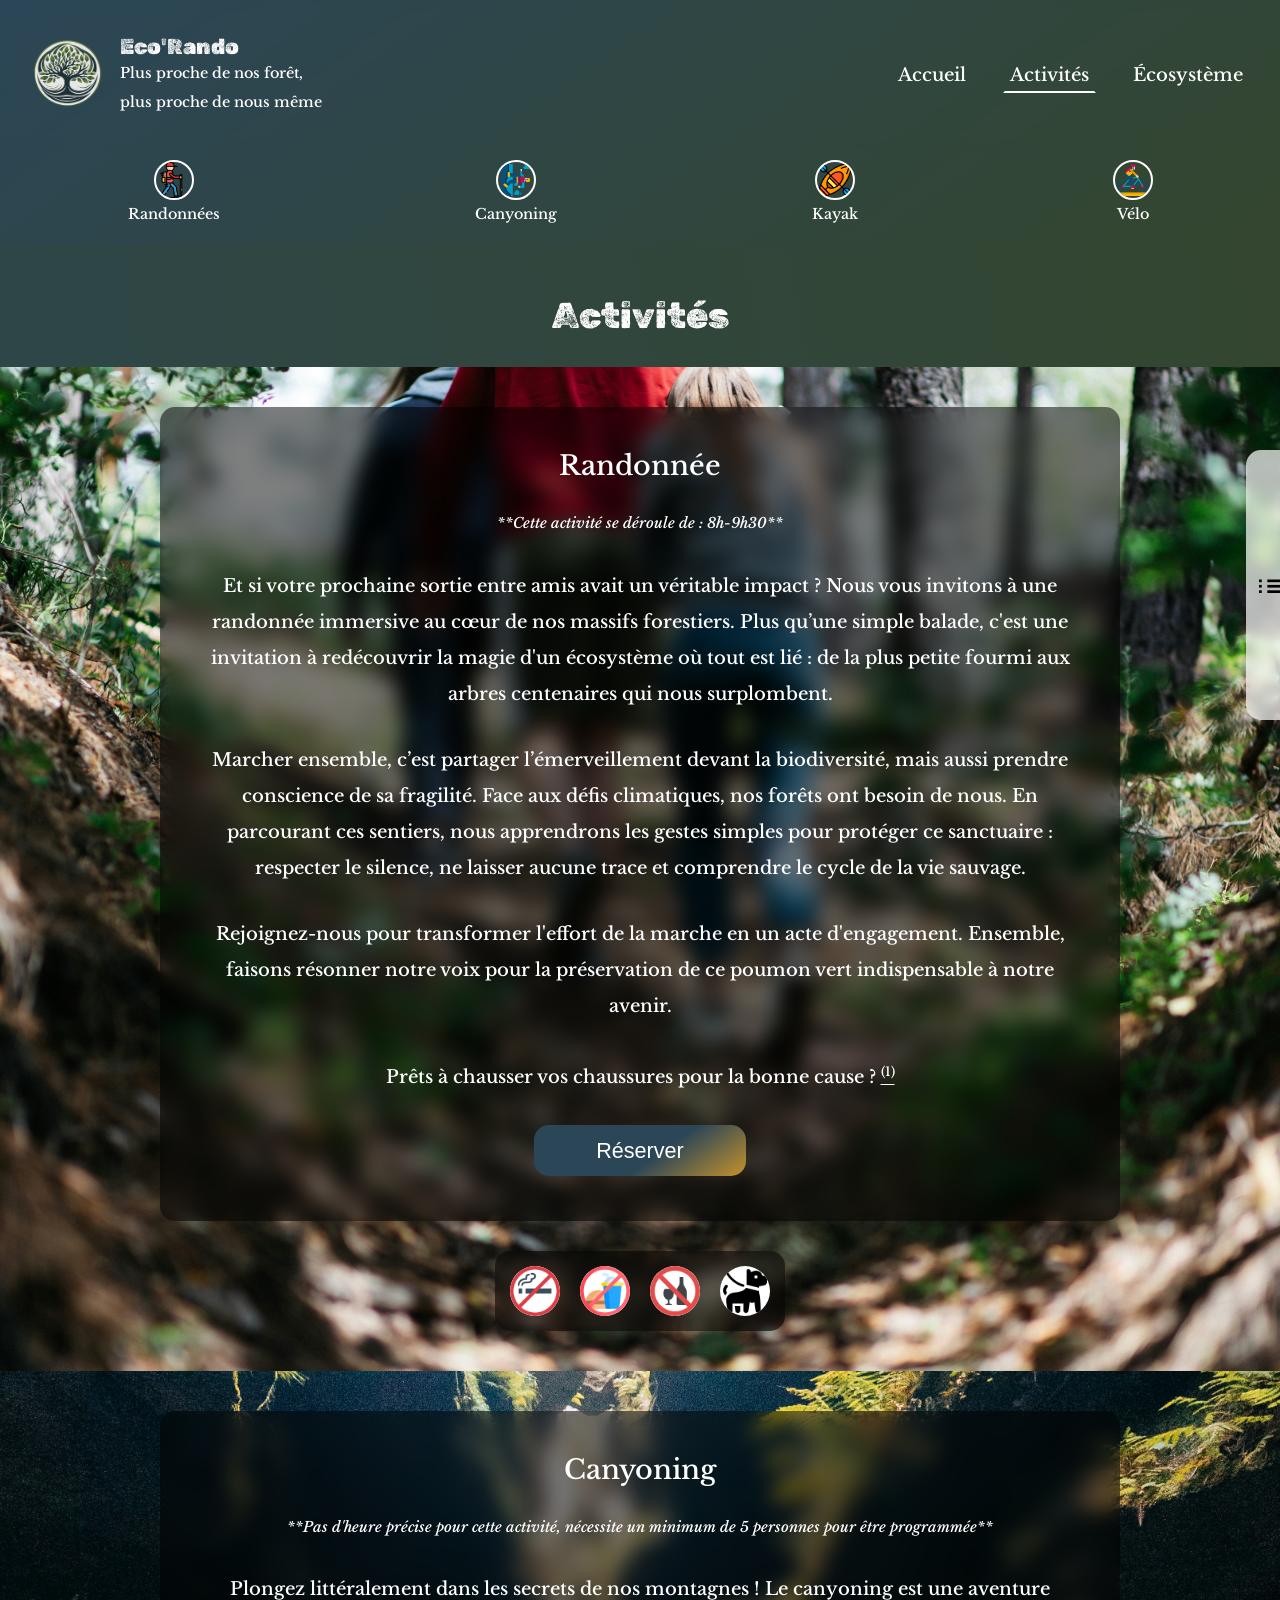
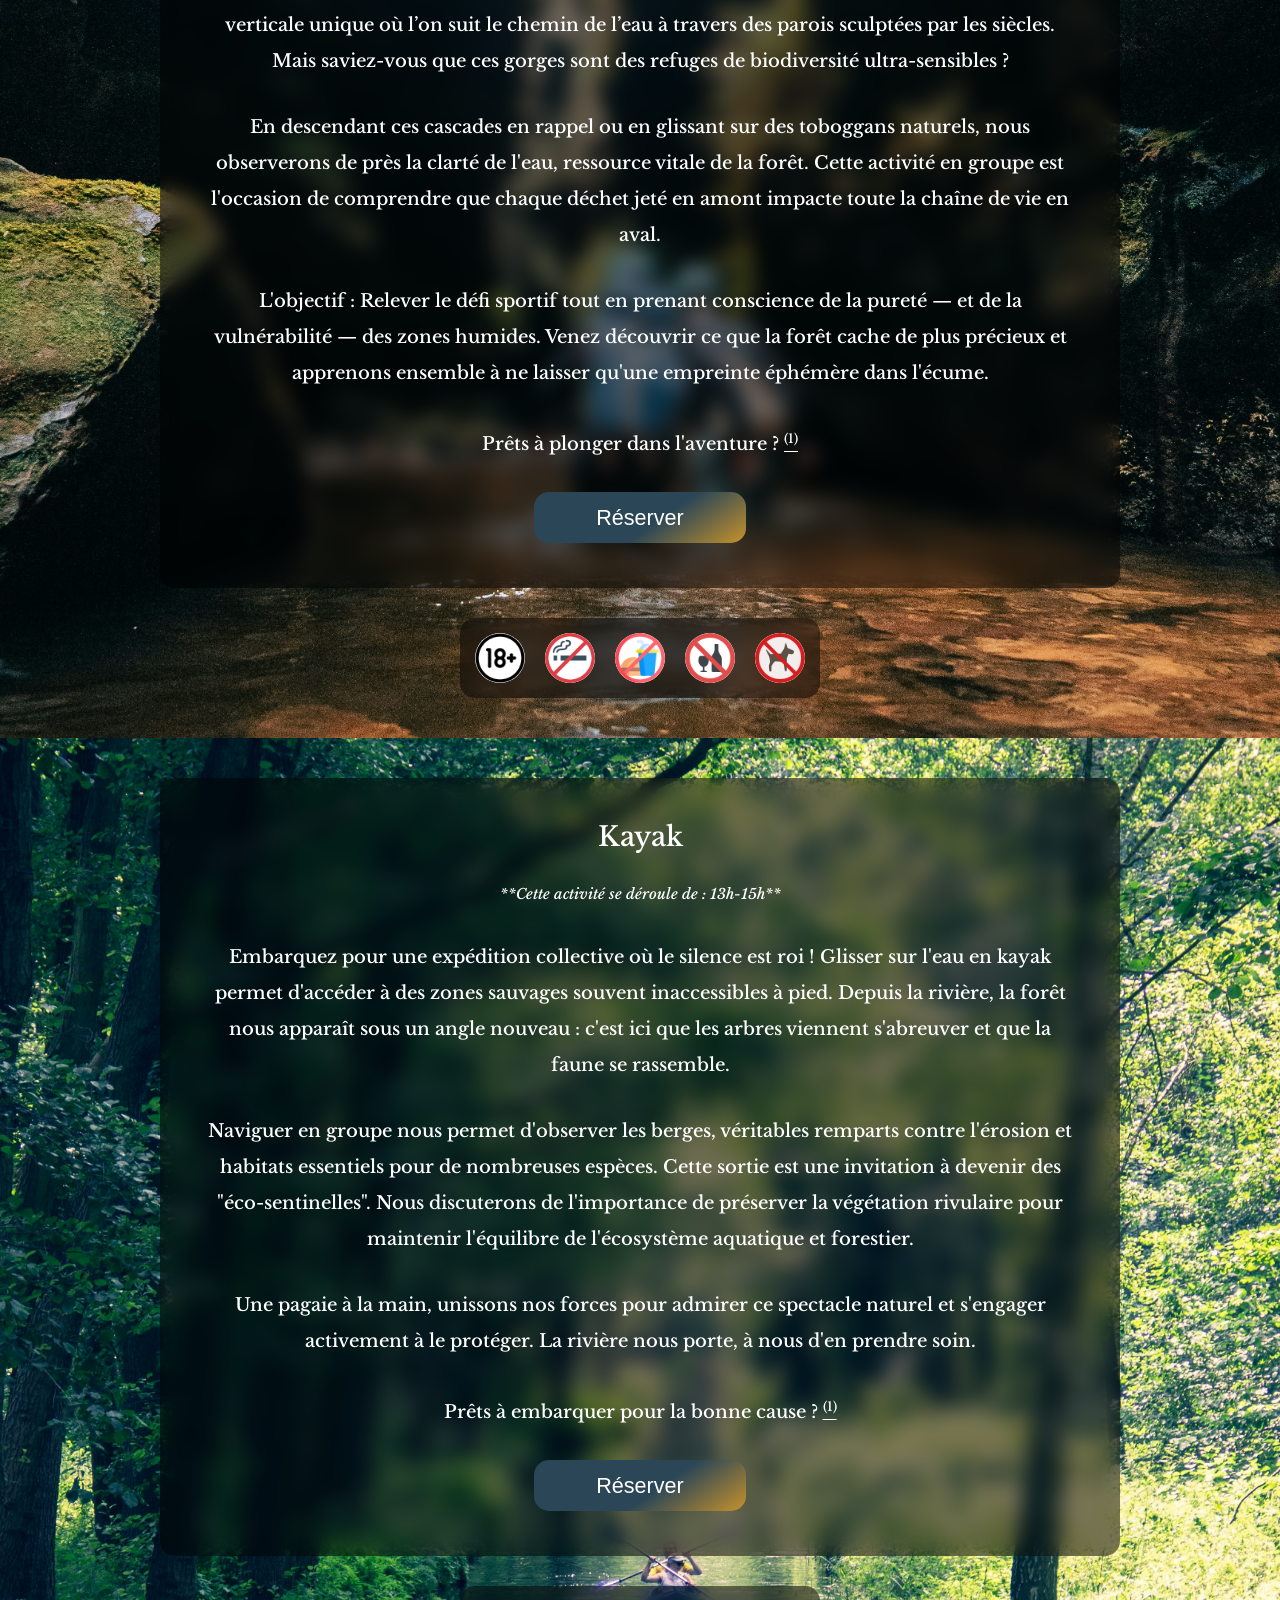
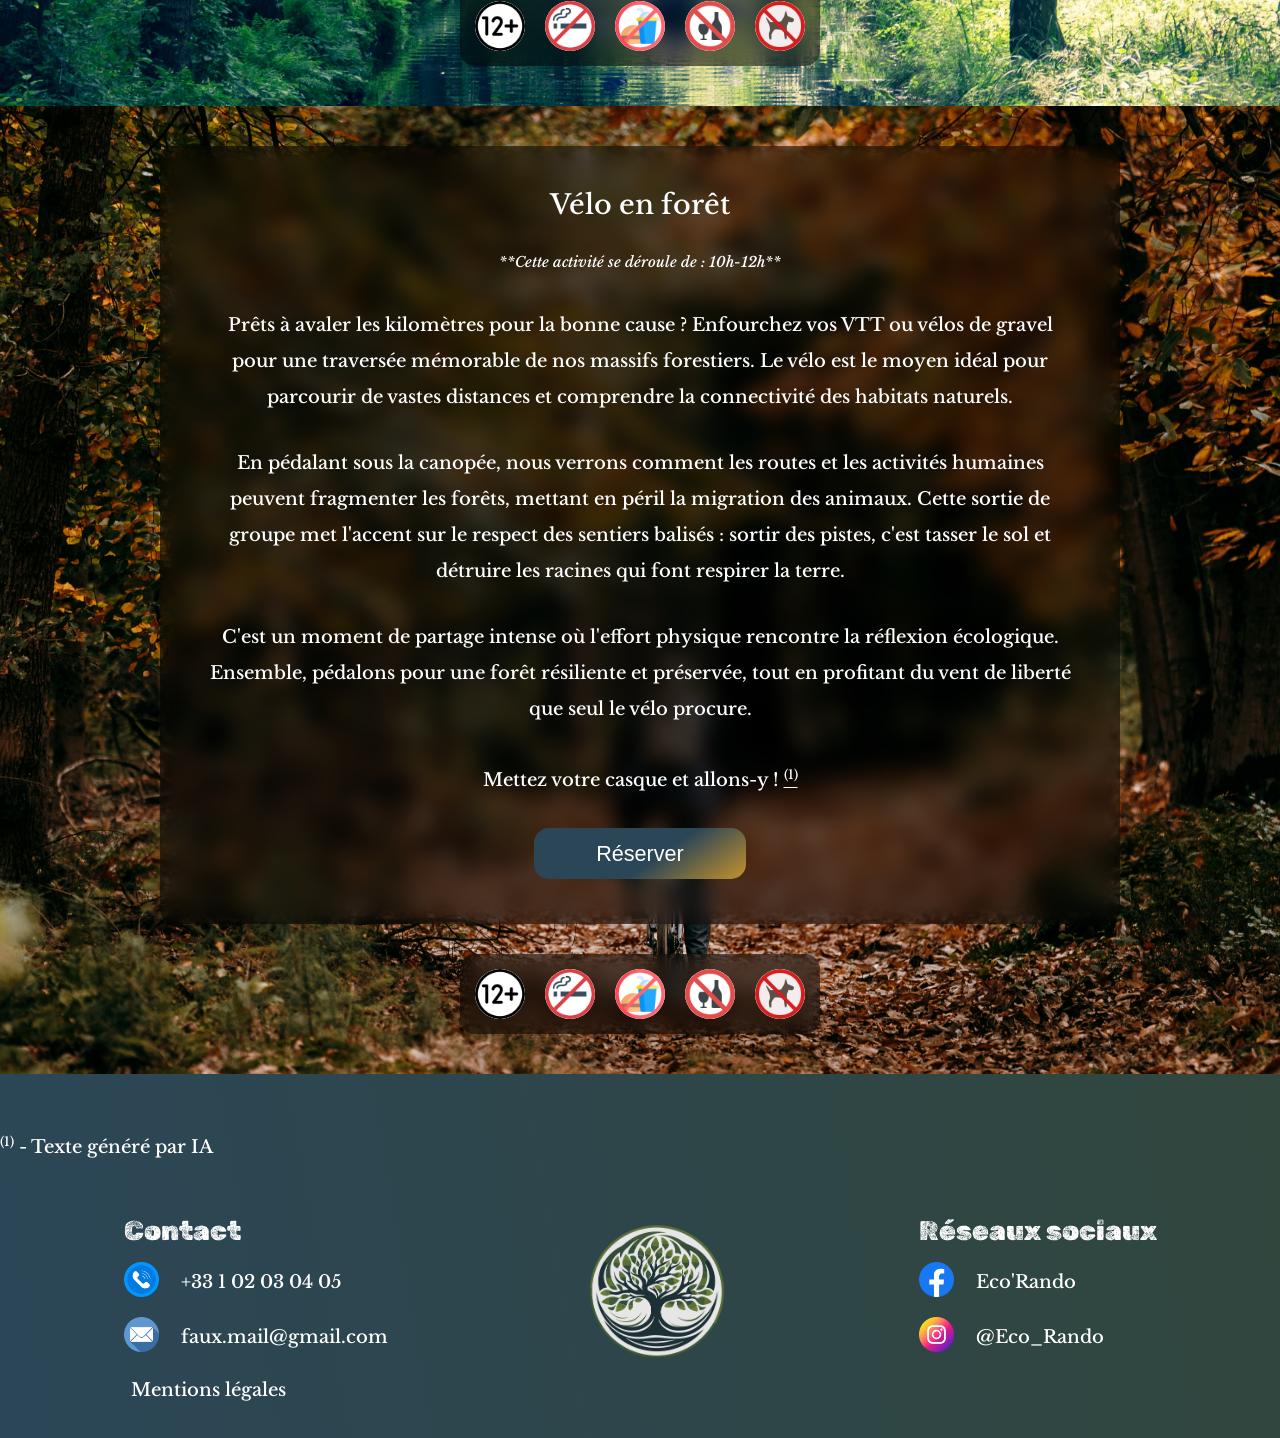
<file: pages/activite.html>
<!DOCTYPE html>
<html lang="fr">
<head>
    <meta charset="UTF-8">
    <meta name="viewport" content="width=device-width, initial-scale=1.0">
    <meta name="author" content="Jeremy D. - Ymeh-Git">
    <meta name="description" content="Page des activités programmées en groupe(randonnées, balades, cyclisme, canyoning, parapentes, ...)">
    <link rel="stylesheet" href="../css/style.css">
    <link rel="stylesheet" href="../css/activite/activite.css">
    <link rel="stylesheet" href="../css/activite/activite-mobile.css">
    <link rel="shortcut icon" href="../img/logo/mickeylit-ai-generated-pixabay.png" type="image/x-icon">
    <title>Eco'Rando - Acitivités</title>
</head>
<body>
    <!-- HEADER -->
    <header id="top">
        <div class="header-name-logo">
            <a href="../index.html">
            <img 
            src="../img/logo/mickeylit-ai-generated-pixabay.png" 
            alt="Logo Eco'Rando arbre générée par IA - Logo de Mickeylit - Pixabay.com" 
            class="logo header-logo">
            </a>
            <div class="name-intro">
                <h1>Eco'Rando</h1>
                <p>Plus proche de nos forêt, <br>plus proche de nous même</p>
            </div>
        </div>
        <label for="burger-menu-input" class="burger-label">☰</label>
        <input type="checkbox" id="burger-menu-input" />
        <nav class="header-nav">
            <div class="burger-menu-items">
                <a href="../index.html" class="btn-text-white">Accueil</a>
                <a href="./activite.html" class="btn-text-white active">Activités</a>
                <a href="./ecosysteme.html" class="btn-text-white">Écosystème</a>
            </div>
        </nav>
    </header>
    <!-- MAIN CONTENT -->
    <main class="pb-30">
        <!-- METTRE UNE NAV ASIDE -->
        <nav class="aside-nav">
            <div class="aside-nav-text">
                ⫶☰
            </div>
            <div class="aside-nav-btn">
                <a href="#top">🔝</a>
                <a href="#rando"><img src="../img/logo/marche-freepik-flaticon.png" alt="Bonhomme qui marche - Logo de Freepik - Flaticon.com"></a>
                <a href="#canyoning"><img src="../img/logo/canyoning-paul-j-falticon.png" alt="Bonhomme remontant une rivière - Logo de Paul J. - Flaticon.com"></a>
                <a href="#kayak"><img src="../img/logo/kayak-smashicon-flaticon.png" alt="Kayak vu du dessus - Logo de Smashicon - Flaticon.com"></a>
                <a href="#cycling"><img src="../img/logo/velo-de-montagne-flat-icons-flaticon.png" alt="Bonhomme sur un vélo - Logo de Flat Icons - Flaticon.com"></a>
            </div>
        </nav>
        <!-- NAV -->
        <nav class="section-nav">
            <div class="section-nav-btn-text to-top">
                <a href="#top">🔝</a>
            </div>
            <div class="section-nav-btn-text">
                <a href="#rando"><img src="../img/logo/marche-freepik-flaticon.png" alt="Bonhomme qui marche - Logo de Freepik - Flaticon.com"></a>
                <p>Randonnées</p>
            </div>
            <div class="section-nav-btn-text">
                <a href="#canyoning"><img src="../img/logo/canyoning-paul-j-falticon.png" alt="Bonhomme remontant une rivière - Logo de Paul J. - Flaticon.com"></a>
                <p>Canyoning</p>
            </div>
            <div class="section-nav-btn-text">
                <a href="#kayak"><img src="../img/logo/kayak-smashicon-flaticon.png" alt="Kayak vu du dessus - Logo de Smashicon - Flaticon.com"></a>
                <p>Kayak</p>
            </div>
            <div class="section-nav-btn-text">
                <a href="#cycling"><img src="../img/logo/velo-de-montagne-flat-icons-flaticon.png" alt="Bonhomme sur un vélo - Logo de Flat Icons - Flaticon.com"></a>
                <p>Vélo</p>
            </div>
        </nav>
        <h2 class="section-title">Activités</h2>
        <section class="section-activite" id="rando">
            <img src="../img/randonnee-yevhenii-dubrovskyi--unsplash.jpg" alt="Trois personnes sur un chemin pentu en randonnée dans une forêt - Image de Yevhenii Dubrovskyi - Unsplash.com" class="section-activite-logo">
            <div class="text-lien">
                <h3>Randonnée</h3>
                <p class="horaire">**Cette activité se déroule de : 8h-9h30**</p>
                <p class="desktop">
                    Et si votre prochaine sortie entre amis avait un véritable impact ? Nous vous invitons à une randonnée immersive au cœur de nos massifs forestiers. Plus qu’une simple balade, c'est une invitation à redécouvrir la magie d'un écosystème où tout est lié : de la plus petite fourmi aux arbres centenaires qui nous surplombent.
                </p>
                <p>
                    Marcher ensemble, c’est partager l’émerveillement devant la biodiversité, mais aussi prendre conscience de sa fragilité. Face aux défis climatiques, nos forêts ont besoin de nous. En parcourant ces sentiers, nous apprendrons les gestes simples pour protéger ce sanctuaire : respecter le silence, ne laisser aucune trace et comprendre le cycle de la vie sauvage.
                </p>
                <p class="desktop">
                    Rejoignez-nous pour transformer l'effort de la marche en un acte d'engagement. Ensemble, faisons résonner notre voix pour la préservation de ce poumon vert indispensable à notre avenir.
                </p>
                <p>
                    Prêts à chausser vos chaussures pour la bonne cause ? <a href="#exposant-1" class="underline"><sup>(1)</sup></a> 
                </p>
                <div class="lien">
                    <!-- A modal as a reminder about restriction -->
                    <a href="#modal-info-rando" class="btn">Réserver</a>
                </div>
            </div>
            <div class="prevention">
                <img src="../img/logo/prevention/ne-pas-fumer-smalllikeart-flaticon.png" alt="Interdit de fumer - Logo de Smalllikeart - Flaticon.com">
                <img src="../img/logo/prevention/pas-de-nourriture-freepik-flaticon.png" alt="Pas de nourriture - Logo de Freepik - Flaticon.com">
                <img src="../img/logo/prevention/pas-dalcool-vector-market-flaticon.png" alt="Pas d'alcool - Logo de Vector Market - Flaticon.com">
                <img src="../img/logo/prevention/chien-en-laisse-ayub-irawan-flaticon.png" alt="Animal en laisse - Logo de Ayub Irawan - Flaticon.com">
            </div>
        </section>
        <section class="section-activite" id="canyoning">
            <img src="../img/canyoning-josh-fotheringham-GwRlyykKg-M-unsplash.jpg" alt="Deux personnes marchant dans une rivière en équipement de canyoning - Image de Josh Fotheringham - Unsplash.com" class="section-activite-logo">
            <div class="text-lien">
                <h3>Canyoning</h3>
                <p class="horaire">**Pas d'heure précise pour cette activité, nécessite un minimum de 5 personnes pour être programmée**</p>
                <p class="desktop">
                    Plongez littéralement dans les secrets de nos montagnes ! Le canyoning est une aventure verticale unique où l’on suit le chemin de l’eau à travers des parois sculptées par les siècles. Mais saviez-vous que ces gorges sont des refuges de biodiversité ultra-sensibles ?
                </p>
                <p>
                    En descendant ces cascades en rappel ou en glissant sur des toboggans naturels, nous observerons de près la clarté de l'eau, ressource vitale de la forêt. Cette activité en groupe est l'occasion de comprendre que chaque déchet jeté en amont impacte toute la chaîne de vie en aval.
                </p>
                <p class="desktop">
                    L'objectif : Relever le défi sportif tout en prenant conscience de la pureté — et de la vulnérabilité — des zones humides. Venez découvrir ce que la forêt cache de plus précieux et apprenons ensemble à ne laisser qu'une empreinte éphémère dans l'écume.
                </p>
                <p>
                    Prêts à plonger dans l'aventure ? <a href="#exposant-1" class="underline"><sup>(1)</sup></a> 
                </p>
                <div class="lien">
                    <!-- A modal as a reminder about restriction -->
                    <a href="#modal-info-canyoning" class="btn">Réserver</a>
                </div>
            </div>
            <div class="prevention">
                <img src="../img/logo/prevention/18-ans-et-plus-altop7-flaticon.png" alt="Interdit aux moins de 18 ans">
                <img src="../img/logo/prevention/ne-pas-fumer-smalllikeart-flaticon.png" alt="Interdit de fumer - Logo de Smalllikeart - Flaticon.com">
                <img src="../img/logo/prevention/pas-de-nourriture-freepik-flaticon.png" alt="Pas de nourriture - Logo de Freepik - Flaticon.com">
                <img src="../img/logo/prevention/pas-dalcool-vector-market-flaticon.png" alt="Pas d'alcool - Logo de Vector Market - Flaticon.com">
                <img src="../img/logo/prevention/pas-danimaux-de-compagnie-roundicons-flaticon.png" alt="Interdit aux animaux de compagnie - Logo de Roundicons - Flaticon.com">
            </div>
        </section>
        <section class="section-activite" id="kayak">
            <img src="../img/kayak-philippe-oursel-Oer7jCMqZtk-unsplash.jpg" alt="Deux personnes faisant du kayak sur une rivière au centre d'une forêt - Image de Philippe Oursel - Unsplash.com" class="section-activite-logo">
            <div class="text-lien">
                <h3>Kayak</h3>
                <p class="horaire">**Cette activité se déroule de : 13h-15h**</p>
                <p class="desktop">
                    Embarquez pour une expédition collective où le silence est roi ! Glisser sur l'eau en kayak permet d'accéder à des zones sauvages souvent inaccessibles à pied. Depuis la rivière, la forêt nous apparaît sous un angle nouveau : c'est ici que les arbres viennent s'abreuver et que la faune se rassemble.
                </p>
                <p>
                    Naviguer en groupe nous permet d'observer les berges, véritables remparts contre l'érosion et habitats essentiels pour de nombreuses espèces. Cette sortie est une invitation à devenir des "éco-sentinelles". Nous discuterons de l'importance de préserver la végétation rivulaire pour maintenir l'équilibre de l'écosystème aquatique et forestier.
                </p>
                <p class="desktop">
                    Une pagaie à la main, unissons nos forces pour admirer ce spectacle naturel et s'engager activement à le protéger. La rivière nous porte, à nous d'en prendre soin.
                </p>
                <p>
                    Prêts à embarquer pour la bonne cause ? <a href="#exposant-1" class="underline"><sup>(1)</sup></a>
                </p>
                <div class="lien">
                    <!-- A modal as a reminder about restriction -->
                    <a href="#modal-info-kayak" class="btn">Réserver</a>
                </div>
            </div>
            <div class="prevention">
                <img src="../img/logo/prevention/12-freepik-flaticon.png" alt="Interdit aux moins de 12 ans - Logo de Freepik - Flaticon.com">
                <img src="../img/logo/prevention/ne-pas-fumer-smalllikeart-flaticon.png" alt="Interdit de fumer - Logo de Smalllikeart - Flaticon.com">
                <img src="../img/logo/prevention/pas-de-nourriture-freepik-flaticon.png" alt="Pas de nourriture - Logo de Freepik - Flaticon.com">
                <img src="../img/logo/prevention/pas-dalcool-vector-market-flaticon.png" alt="Pas d'alcool - Logo de Vector Market - Flaticon.com">
                <img src="../img/logo/prevention/pas-danimaux-de-compagnie-roundicons-flaticon.png" alt="Interdit aux animaux de compagnie - Logo de Roundicons - Flaticon.com">
            </div>
        </section>
        <section class="section-activite" id="cycling">
            <img src="../img/velo-jorgen-hendriksen-xu2pJBFTW-M-unsplash.jpg" alt="Une personne faisant du vélo au sein d'une forêt d'automne - Image de Jorgen Hendriksen - Unsplash.com" class="section-activite-logo">
            <div class="text-lien">
                <h3>Vélo en forêt</h3>
                <p class="horaire">**Cette activité se déroule de : 10h-12h**</p>
                <p>
                    Prêts à avaler les kilomètres pour la bonne cause ? Enfourchez vos VTT ou vélos de gravel pour une traversée mémorable de nos massifs forestiers. Le vélo est le moyen idéal pour parcourir de vastes distances et comprendre la connectivité des habitats naturels.
                </p>
                <p class="desktop">
                    En pédalant sous la canopée, nous verrons comment les routes et les activités humaines peuvent fragmenter les forêts, mettant en péril la migration des animaux. Cette sortie de groupe met l'accent sur le respect des sentiers balisés : sortir des pistes, c'est tasser le sol et détruire les racines qui font respirer la terre.
                </p>
                <p class="desktop">
                    C'est un moment de partage intense où l'effort physique rencontre la réflexion écologique. Ensemble, pédalons pour une forêt résiliente et préservée, tout en profitant du vent de liberté que seul le vélo procure.
                </p>
                <p>
                    Mettez votre casque et allons-y ! <a href="#exposant-1" class="underline"><sup>(1)</sup></a>
                </p>
                <div class="lien">
                    <!-- A modal as a reminder about restriction -->
                    <a href="#modal-info-velo" class="btn">Réserver</a>
                </div>
            </div>
            <div class="prevention">
                <img src="../img/logo/prevention/12-freepik-flaticon.png" alt="Interdit aux moins de 12 ans - Logo de Freepik - Flaticon.com">
                <img src="../img/logo/prevention/ne-pas-fumer-smalllikeart-flaticon.png" alt="Interdit de fumer - Logo de Smalllikeart - Flaticon.com">
                <img src="../img/logo/prevention/pas-de-nourriture-freepik-flaticon.png" alt="Pas de nourriture - Logo de Freepik - Flaticon.com">
                <img src="../img/logo/prevention/pas-dalcool-vector-market-flaticon.png" alt="Pas d'alcool - Logo de Vector Market - Flaticon.com">
                <img src="../img/logo/prevention/pas-danimaux-de-compagnie-roundicons-flaticon.png" alt="Interdit aux animaux de compagnie - Logo de Roundicons - Flaticon.com">
            </div>
        </section>
            
        <!-- MODALS -->
         
        <!-- MODAL RANDO -->
        <div id="modal-info-rando" class="overlay">
            <div class="modal">
                <h2>Conditions avant réservation</h2>
                <a class="close" href="#rando">&times;</a>
                <div class="modal-content">
                    <div class="modal-prevention">
                        <p>Concernant l'environnement en général, quelques règles à rappeler : </p>
                        <p class="message-urgent">⚠️ Ne nourrissez jamais les animaux sauvages et n'interagissez pas avec eux ⚠️</p>
                        <p class="message-urgent">⚠️ remportez absolument tous vos déchets ⚠️</p>
                        <div class="modal-image-text">
                            <img src="../img/logo/prevention/ne-pas-fumer-smalllikeart-flaticon.png" alt="Interdit de fumer - Logo de Smalllikeart - Flaticon.com">
                            <p>Interdit de fumer</p>
                        </div>
                        <div class="modal-image-text">
                            <img src="../img/logo/prevention/pas-de-nourriture-freepik-flaticon.png" alt="Pas de nourriture - Logo de Freepik - Flaticon.com">
                            <p>Pas de nourriture</p>
                        </div>
                        <div class="modal-image-text">
                            <img src="../img/logo/prevention/pas-dalcool-vector-market-flaticon.png" alt="Pas d'alcool - Logo de Vector Market - Flaticon.com">
                            <p>Pas d'alcool</p>
                        </div>
                        <div class="modal-image-text">
                            <img src="../img/logo/prevention/chien-en-laisse-ayub-irawan-flaticon.png" alt="Animal en laisse - Logo de Ayub Irawan - Flaticon.com">
                            <p>Animaux de compagnies autorisés uniquement en laisse</p>
                        </div>
                    </div>
                    <form action="./activite.html#modal-reservation-rando" method="#">
                        <input type="checkbox" name="agreeTerms" id="agreeTerms" required class="input-check">
                        <label for="agreeTerms">J'accepte de respecter l'integralité des règles</label>
                        <div class="btn-field">
                            <input type="submit" value="Continuer" class="btn btn-next">
                            <a class="btn-close" href="#rando">Annuler</a>
                        </div>
                    </form>
                </div>
            </div>
        </div>
        <!-- MODAL RESA RANDO -->
        <div id="modal-reservation-rando" class="overlay">
            <div class="modal">
                <h2>Réservation Randonnée</h2>
                <a class="close" href="#rando">&times;</a>
                    <form action="./activite.html#resa-accepted" method="#" class="form-resa">
                        <label for="name">Nom</label>
                        <input type="text" placeholder="Doe..." class="form-input" required>
                        <label for="firstname">Prénom</label>
                        <input type="text" placeholder="John" class="form-input" required>
                        <label for="date">Réserver une date</label>
                        <input type="date" class="form-input" required>
                        <div class="checkbox">
                            <input type="checkbox" name="agreeTerms" id="agreeTerms" class="input-check" required >
                            <label for="agreeTerms">Je m'engage à respecter les horaires indiqués</label>
                        </div>
                        <div class="checkbox">
                            <input type="checkbox" name="agreeTermsEPI" required >
                            <label for="agreeTermsEPI">Je m'engage à lire les <a href="https://www.ffrandonnee.fr/randonner/la-charte-du-randonneur/les-bons-gestes" target="_blank" class="condition">règles de sécurité</a></label>
                        </div>
                        <div class="btn-field">
                            <input type="submit" value="Réserver" class="btn btn-resa">
                            <a class="btn-close" href="#rando">Annuler</a>
                        </div>
                    </form>
                </div>
            </div>
        </div>

        <!-- MODAL CANYONING -->
        <div id="modal-info-canyoning" class="overlay">
            <div class="modal">
                <h2>Conditions avant réservation</h2>
                <a class="close" href="#canyoning">&times;</a>
                <div class="modal-content">
                    <div class="modal-prevention">
                        <p>Concernant l'environnement en général, quelques règles à rappeler : </p>
                        <p class="message-urgent">⚠️ Ne nourrissez jamais les animaux sauvages et n'interagissez pas avec eux ⚠️</p>
                        <p class="message-urgent">⚠️ remportez absolument tous vos déchets ⚠️</p>
                        <div class="modal-image-text">
                            <img src="../img/logo/prevention/18-ans-et-plus-altop7-flaticon.png" alt="Interdit aux moins de 18 ans">
                            <p>Interdit aux moins de 18 ans</p>
                        </div>
                        <div class="modal-image-text">
                            <img src="../img/logo/prevention/ne-pas-fumer-smalllikeart-flaticon.png" alt="Interdit de fumer - Logo de Smalllikeart - Flaticon.com">
                            <p>Interdit de fumer</p>
                        </div>
                        <div class="modal-image-text">
                            <img src="../img/logo/prevention/pas-de-nourriture-freepik-flaticon.png" alt="Pas de nourriture - Logo de Freepik - Flaticon.com">
                            <p>Pas de nourriture</p>
                        </div>
                        <div class="modal-image-text">
                            <img src="../img/logo/prevention/pas-dalcool-vector-market-flaticon.png" alt="Pas d'alcool - Logo de Vector Market - Flaticon.com">
                            <p>Pas d'alcool</p>
                        </div>
                        <div class="modal-image-text">
                            <img src="../img/logo/prevention/pas-danimaux-de-compagnie-roundicons-flaticon.png" alt="Interdit aux animaux de compagnie - Logo de Roundicons - Flaticon.com">
                            <p>Interdit aux animaux de compagnie</p>
                        </div>
                    </div>
                    <form action="./activite.html#modal-reservation-canyoning" method="#">
                        <input type="checkbox" name="agreeTerms" id="agreeTerms" required class="input-check">
                        <label for="agreeTerms">J'accepte de respecter l'integralité des règles</label>
                        <div class="btn-field">
                            <input type="submit" value="Continuer" class="btn btn-next">
                            <a class="btn-close" href="#canyoning">Annuler</a>
                        </div>
                    </form>
                </div>
            </div>
        </div>
        
        <!-- MODAL RESA CANYONING -->
        <div id="modal-reservation-canyoning" class="overlay">
            <div class="modal">
                <h2>Réservation Canyoning</h2>
                <a class="close" href="#canyoning">&times;</a>
                    <form action="#resa-accepted" method="#" class="form-resa">
                        <label for="name">Nom</label>
                        <input type="text" placeholder="Doe..." class="form-input" required>
                        <label for="firstname">Prénom</label>
                        <input type="text" placeholder="John" class="form-input" required>
                        <label for="date">Réserver une date</label>
                        <input type="date" class="form-input" required>
                        <div class="checkbox">
                            <input type="checkbox" name="agreeTerms" id="agreeTerms" class="input-check" required >
                            <label for="agreeTerms">Je m'engage à respecter les horaires indiqués</label>
                        </div>
                        <div class="checkbox">
                            <input type="checkbox" name="agreeTermsEPI" required >
                            <label for="agreeTermsEPI">Je m'engage à lire les <a href="https://lesgeckos.fr/canyoning/securite-canyoning/" target="_blank" class="condition">règles de sécurité</a></label>
                        </div>
                        <div class="btn-field">
                            <input type="submit" value="Réserver" class="btn btn-resa">
                            <a class="btn-close" href="#canyoning">Annuler</a>
                        </div>
                    </form>
                </div>
            </div>
        </div>

        <!-- MODAL KAYAK -->
        <div id="modal-info-kayak" class="overlay">
            <div class="modal">
                <h2>Conditions avant réservation</h2>
                <a class="close" href="#kayak">&times;</a>
                <div class="modal-content">
                    <div class="modal-prevention">
                        <p>Concernant l'environnement en général, quelques règles à rappeler : </p>
                        <p class="message-urgent">⚠️ Ne nourrissez jamais les animaux sauvages et n'interagissez pas avec eux ⚠️</p>
                        <p class="message-urgent">⚠️ remportez absolument tous vos déchets ⚠️</p>
                        <div class="modal-image-text">
                            <img src="../img/logo/prevention/12-freepik-flaticon.png" alt="Interdit aux moins de 12 ans - Logo de Freepik - Flaticon.com">
                            <p>Interdit aux moins de 12 ans</p>
                        </div>
                        <div class="modal-image-text">
                            <img src="../img/logo/prevention/ne-pas-fumer-smalllikeart-flaticon.png" alt="Interdit de fumer - Logo de Smalllikeart - Flaticon.com">
                            <p>Interdit de fumer</p>
                        </div>
                        <div class="modal-image-text">
                            <img src="../img/logo/prevention/pas-de-nourriture-freepik-flaticon.png" alt="Pas de nourriture - Logo de Freepik - Flaticon.com">
                            <p>Pas de nourriture</p>
                        </div>
                        <div class="modal-image-text">
                            <img src="../img/logo/prevention/pas-dalcool-vector-market-flaticon.png" alt="Pas d'alcool - Logo de Vector Market - Flaticon.com">
                            <p>Pas d'alcool</p>
                        </div>
                        <div class="modal-image-text">
                            <img src="../img/logo/prevention/pas-danimaux-de-compagnie-roundicons-flaticon.png" alt="Interdit aux animaux de compagnie - Logo de Roundicons - Flaticon.com">
                            <p>Interdit aux animaux de compagnie</p>
                        </div>
                    </div>
                    <form action="./activite.html#modal-reservation-kayak" method="#">
                        <input type="checkbox" name="agreeTerms" id="agreeTerms" required class="input-check">
                        <label for="agreeTerms">J'accepte de respecter l'integralité des règles</label>
                        <div class="btn-field">
                            <input type="submit" value="Continuer" class="btn btn-next">
                            <a class="btn-close" href="#kayak">Annuler</a>
                        </div>
                    </form>
                </div>
            </div>
        </div>

        <!-- MODAL RESA KAYAK -->
        <div id="modal-reservation-kayak" class="overlay">
            <div class="modal">
                <h2>Réservation Kayak</h2>
                <a class="close" href="#kayak">&times;</a>
                    <form action="#resa-accepted" method="#" class="form-resa">
                        <label for="name">Nom</label>
                        <input type="text" placeholder="Doe..." class="form-input" required>
                        <label for="firstname">Prénom</label>
                        <input type="text" placeholder="John" class="form-input" required>
                        <label for="date">Réserver une date</label>
                        <input type="date" class="form-input" required>
                        <div class="checkbox">
                            <input type="checkbox" name="agreeTerms" id="agreeTerms" class="input-check" required >
                            <label for="agreeTerms">Je m'engage à respecter les horaires indiqués</label>
                        </div>
                        <div class="checkbox">
                            <input type="checkbox" name="agreeTermsEPI" required >
                            <label for="agreeTermsEPI">Je m'engage à lire les <a href="https://www.canoes-butterfly.fr/les-regles-de-securite-en-canoe-kayak/" target="_blank" class="condition">règles de sécurité</a></label>
                        </div>
                        <div class="btn-field">
                            <input type="submit" value="Réserver" class="btn btn-resa">
                            <a class="btn-close" href="#kayak">Annuler</a>
                        </div>
                    </form>
                </div>
            </div>
        </div>

        <!-- MODAL VELO -->
        <div id="modal-info-velo" class="overlay">
            <div class="modal">
                <h2>Conditions avant réservation</h2>
                <a class="close" href="#cycling">&times;</a>
                <div class="modal-content">
                    <div class="modal-prevention">
                        <p>Concernant l'environnement en général, quelques règles à rappeler : </p>
                        <p class="message-urgent">⚠️ Ne nourrissez jamais les animaux sauvages et n'interagissez pas avec eux ⚠️</p>
                        <p class="message-urgent">⚠️ remportez absolument tous vos déchets ⚠️</p>
                        <div class="modal-image-text">
                            <img src="../img/logo/prevention/12-freepik-flaticon.png" alt="Interdit aux moins de 12 ans - Logo de Freepik - Flaticon.com">
                            <p>Interdit aux moins de 12 ans</p>
                        </div>
                        <div class="modal-image-text">
                            <img src="../img/logo/prevention/ne-pas-fumer-smalllikeart-flaticon.png" alt="Interdit de fumer - Logo de Smalllikeart - Flaticon.com">
                            <p>Interdit de fumer</p>
                        </div>
                        <div class="modal-image-text">
                            <img src="../img/logo/prevention/pas-de-nourriture-freepik-flaticon.png" alt="Pas de nourriture - Logo de Freepik - Flaticon.com">
                            <p>Pas de nourriture</p>
                        </div>
                        <div class="modal-image-text">
                            <img src="../img/logo/prevention/pas-dalcool-vector-market-flaticon.png" alt="Pas d'alcool - Logo de Vector Market - Flaticon.com">
                            <p>Pas d'alcool</p>
                        </div>
                        <div class="modal-image-text">
                            <img src="../img/logo/prevention/pas-danimaux-de-compagnie-roundicons-flaticon.png" alt="Interdit aux animaux de compagnie - Logo de Roundicons - Flaticon.com">
                            <p>Interdit aux animaux de compagnie</p>
                        </div>
                    </div>
                    <form action="./activite.html#modal-reservation-velo" method="#">
                        <input type="checkbox" name="agreeTerms" id="agreeTerms" required class="input-check">
                        <label for="agreeTerms">J'accepte de respecter l'integralité des règles</label>
                        <div class="btn-field">
                            <input type="submit" value="Continuer" class="btn btn-next">
                            <a class="btn-close" href="#cycling">Annuler</a>
                        </div>
                    </form>
                </div>
            </div>
        </div>
        
        <!-- MODAL RESA KAYAK -->
        <div id="modal-reservation-velo" class="overlay">
            <div class="modal">
                <h2>Réservation Vélo</h2>
                <a class="close" href="#cycling">&times;</a>
                    <form action="#resa-accepted" method="#" class="form-resa">
                        <label for="name">Nom</label>
                        <input type="text" placeholder="Doe..." class="form-input" required>
                        <label for="firstname">Prénom</label>
                        <input type="text" placeholder="John" class="form-input" required>
                        <label for="date">Réserver une date</label>
                        <input type="date" class="form-input" required>
                        <div class="checkbox">
                            <input type="checkbox" name="agreeTerms" id="agreeTerms" class="input-check" required >
                            <label for="agreeTerms">Je m'engage à respecter les horaires indiqués</label>
                        </div>
                        <div class="checkbox">
                            <input type="checkbox" name="agreeTermsEPI" required >
                            <label for="agreeTermsEPI">Je m'engage à lire les <a href="https://www.canoes-butterfly.fr/les-regles-de-securite-en-canoe-kayak/" target="_blank" class="condition">règles de sécurité</a></label>
                        </div>
                        <div class="btn-field">
                            <input type="submit" value="Réserver" class="btn btn-resa">
                            <a class="btn-close" href="#cycling">Annuler</a>
                        </div>
                    </form>
                </div>
            </div>
        </div>

        <!-- MODAL RESA ACCEPTED -->
        <div id="resa-accepted" class="overlay-resa-accepted">
            <div class="modal-resa-accepted">
                <a class="close" href="#">&times;</a>
                <p>✅ Votre réservation a été transmise</p>
                </div>
            </div>
        </div>

        <!-- MODAL MENTIONS LEGALES -->
        <div id="modal-mentions-legale" class="overlay">
            <div class="modal">
                <h2>Mentions légales</h2>
                <a class="close" href="#top">&times;</a>
                <div class="modal-content">
                    <div class="modal-prevention">
                        <h3>Un grand merci à Flo pour cette initiation</h3>
                        <p>Bravo à celles et ceux qui ont tenu le coup</p>
                        <h3>Des liens vers le site des personnes qui ont mis en ligne leur site</h3>
                        <nav class="nav-modal">
                            <a href="https://festifeurs.wixsite.com/festifeurs" target="_blank" class="btn">Florian</a>
                            <a href="https://www.mma.fr" target="_blank" class="btn">Ilana</a>
                            <a href="https://www.espritjeu.com/jeux-de-strategie/cluedo.html?srsltid=AfmBOorwrepINCDK5P5YfbgAwP4-fj6K03Bi5fVCnfO4RjfojUJHM7Mh" target="_blank" class="btn">Élise</a>
                        </nav>
                        <ul>
                            <h3>Un merci pour les créateurs de contenus :</h3>
                            <h4>logos & images : </h4>
                            <h5><a href="https://www.flaticon.com/fr/" class="btn-text-white underline">Flaticon :</a></h5>
                            <li>Freepik,</li>
                            <li>Laisa Islam,</li>
                            <li>ADI_ICONS,</li>
                            <li>Chattapat,</li>
                            <li>Flat Icons,</li>
                            <li>Vectors,</li>
                            <li>Smashicon,</li>
                            <li>Gowi,</li>
                            <li>Paul J.,</li>
                            <li>Altop7,</li>
                            <li>Ayub Irawan,</li>
                            <li>Smalllikeart,</li>
                            <li>Vector Market,</li>
                            <li>Roundicons,</li>
                            <h5><a href="https://pixabay.com/fr/" class="btn-text-white underline">Pixabay :</a></h5>
                            <li>Mickeylit,</li>
                            <h5><a href="https://unsplash.com/fr" class="btn-text-white underline">Unsplash :</a></h5>
                            <li>Josh Fotheringham,</li>
                            <li>Philippe Oursel,</li>
                            <li>Yevhenii Dubrovskyi,</li>
                            <li>Jorgen Hendriksen,</li>
                            <li>Sebastian Unrau,</li>
                            <li>Mark Duffel,</li>
                            <li>Ivan Bandura,</li>
                            <li>Gaurav Patil,</li>
                            <h4>video : </h4>
                            <h5><a href="https://pixabay.com/fr/" class="btn-text-white underline">Pixabay :</a></h5>
                            <li>Matthias_Groeneveld,</li>
                        </ul>
                    </div>
                </div>
            </div>
        </div>
    </main>
    
    <p class="text-start"><sup id="exposant-1">(1)</sup> - Texte généré par IA</p>
    
    <!-- FOOTER -->
    <footer class="footer pt-50">

        <!-- CONTACT SECTION -->
        <section class="contact">
            <h2>Contact</h2>
            <div class="phone">
                <a href="phoneto:0102030405">
                    <img 
                    src="../img/logo/telephone-ADI_ICONS-flaticon.png" 
                    alt="Logo Téléphone - Logo de ADI_ICONS - Flaticon.com" 
                    class="footer-img">
                </a>
                <a href="phoneto:0102030405" class="btn-text-white">+33 1 02 03 04 05</a>
            </div>
            <div class="email">
                <a href="mailto:faux.mail@gmail.com">
                    <img 
                    src="../img/logo/email-freepik-flaticon.png" 
                    alt="Logo Mail - Logo de Freepik - Flaticon.com" 
                    class="footer-img">
                </a>
                <a href="mailto:faux.mail@gmail.com" class="btn-text-white">faux.mail@gmail.com</a>
            </div>
            <a href="#modal-mentions-legale" class="btn-text-white">Mentions légales</a>
        </section>

        <!-- LOGO -->
        <a href="../index.html">
            <img 
            src="../img/logo/mickeylit-ai-generated-pixabay.png" 
            alt="Logo Eco'Rando arbre générée par IA - Logo de Mickeylit - Pixabay.com" 
            class="logo footer-logo">
        </a>

        <!-- SOCIAL MEDIA SECTION -->
        <section class="reseau">
            <h2>Réseaux sociaux</h2>
            <div class="facebook">
                <a href="https://www.facebook.com" target="_blank">
                    <img 
                    src="../img/logo/freepik-facebook-flaticon.png" 
                    alt="Logo Facebook - Logo de Freepik - Flaticon.com" 
                    class="footer-img">
                </a>
                <a href="https://www.facebook.com" target="_blank" class="btn-text-white">Eco'Rando</a>
            </div>
            <div class="instagram">
                <a href="https://www.instagram.com" target="_blank">
                    <img 
                    src="../img/logo/Laisa-islam-instagram-flaticon.png" 
                    alt="Logo Instagram - Logo de Laisa Islam - Flaticon.com" 
                    class="footer-img">
                </a>
                <a href="https://www.instagram.com" target="_blank" class="btn-text-white">@Eco_Rando</a>
            </div>
        </section>
    </footer>
</body>
</html>
</file>
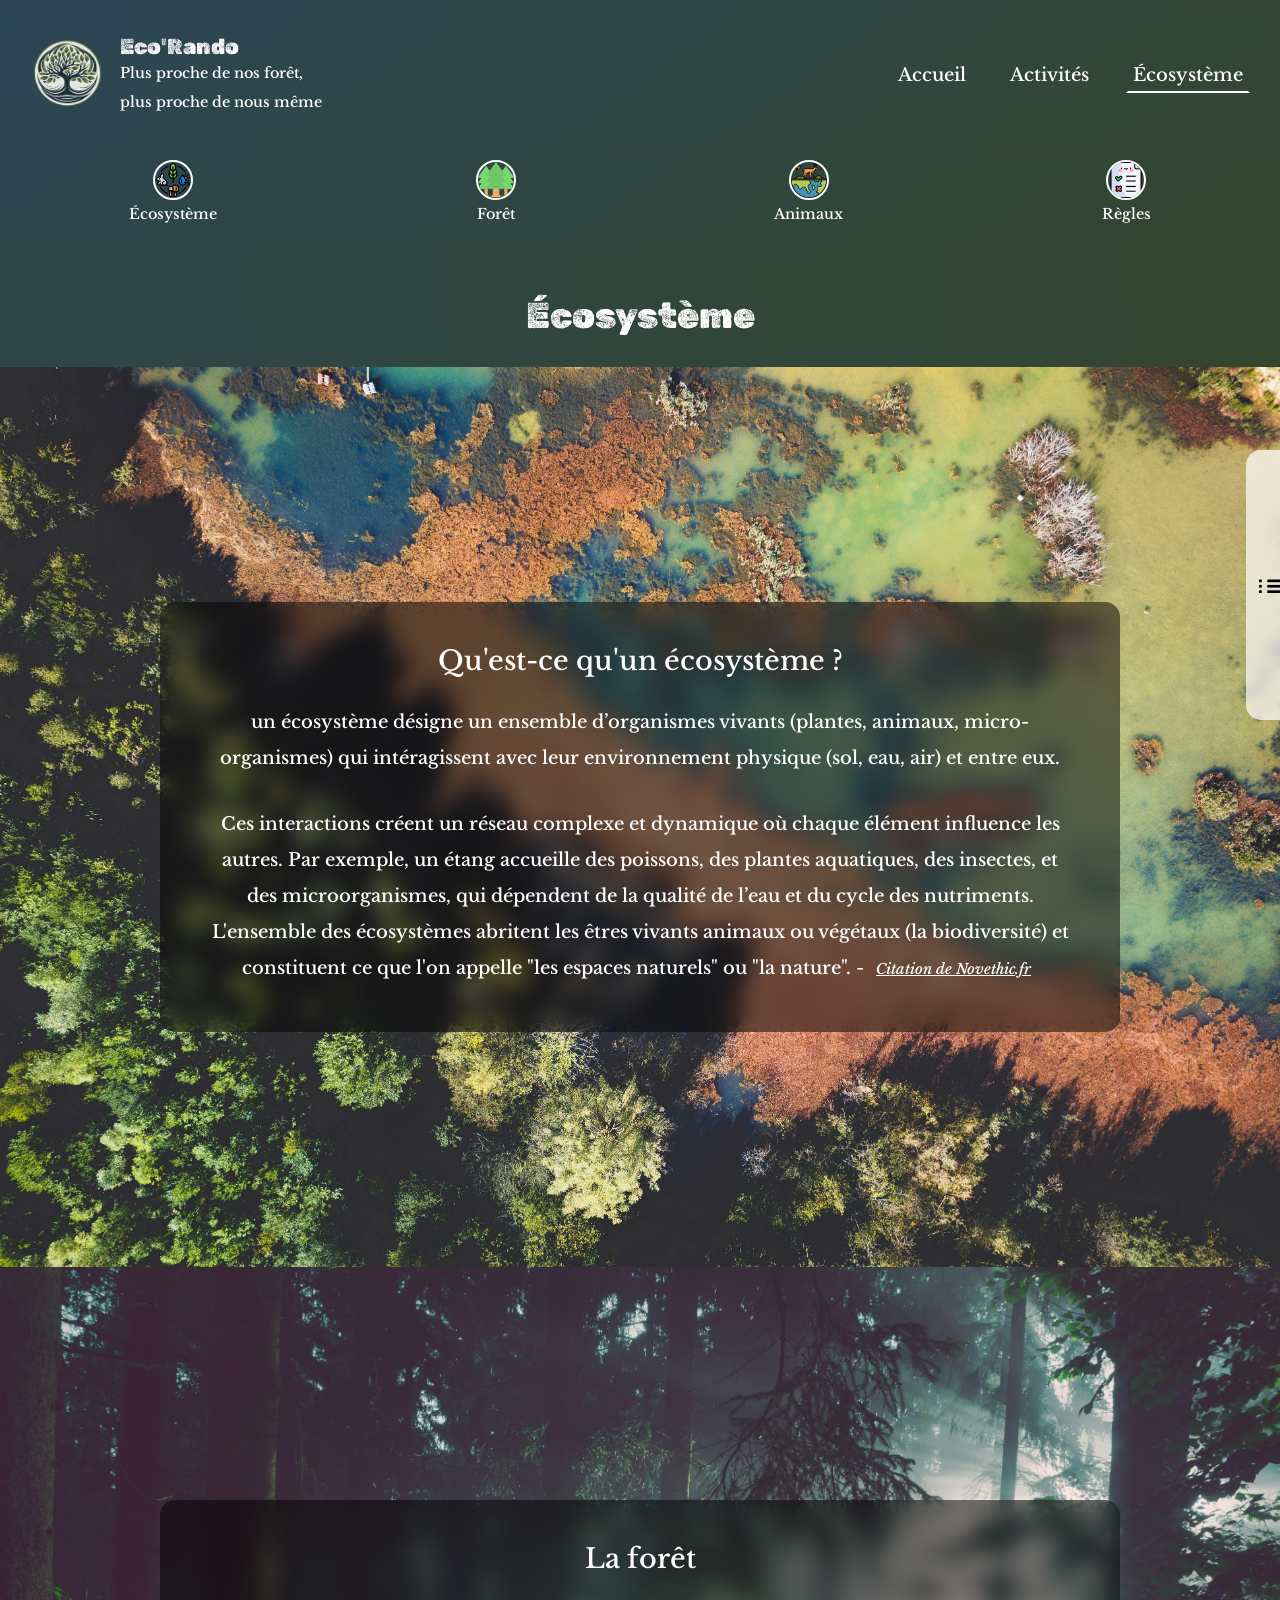
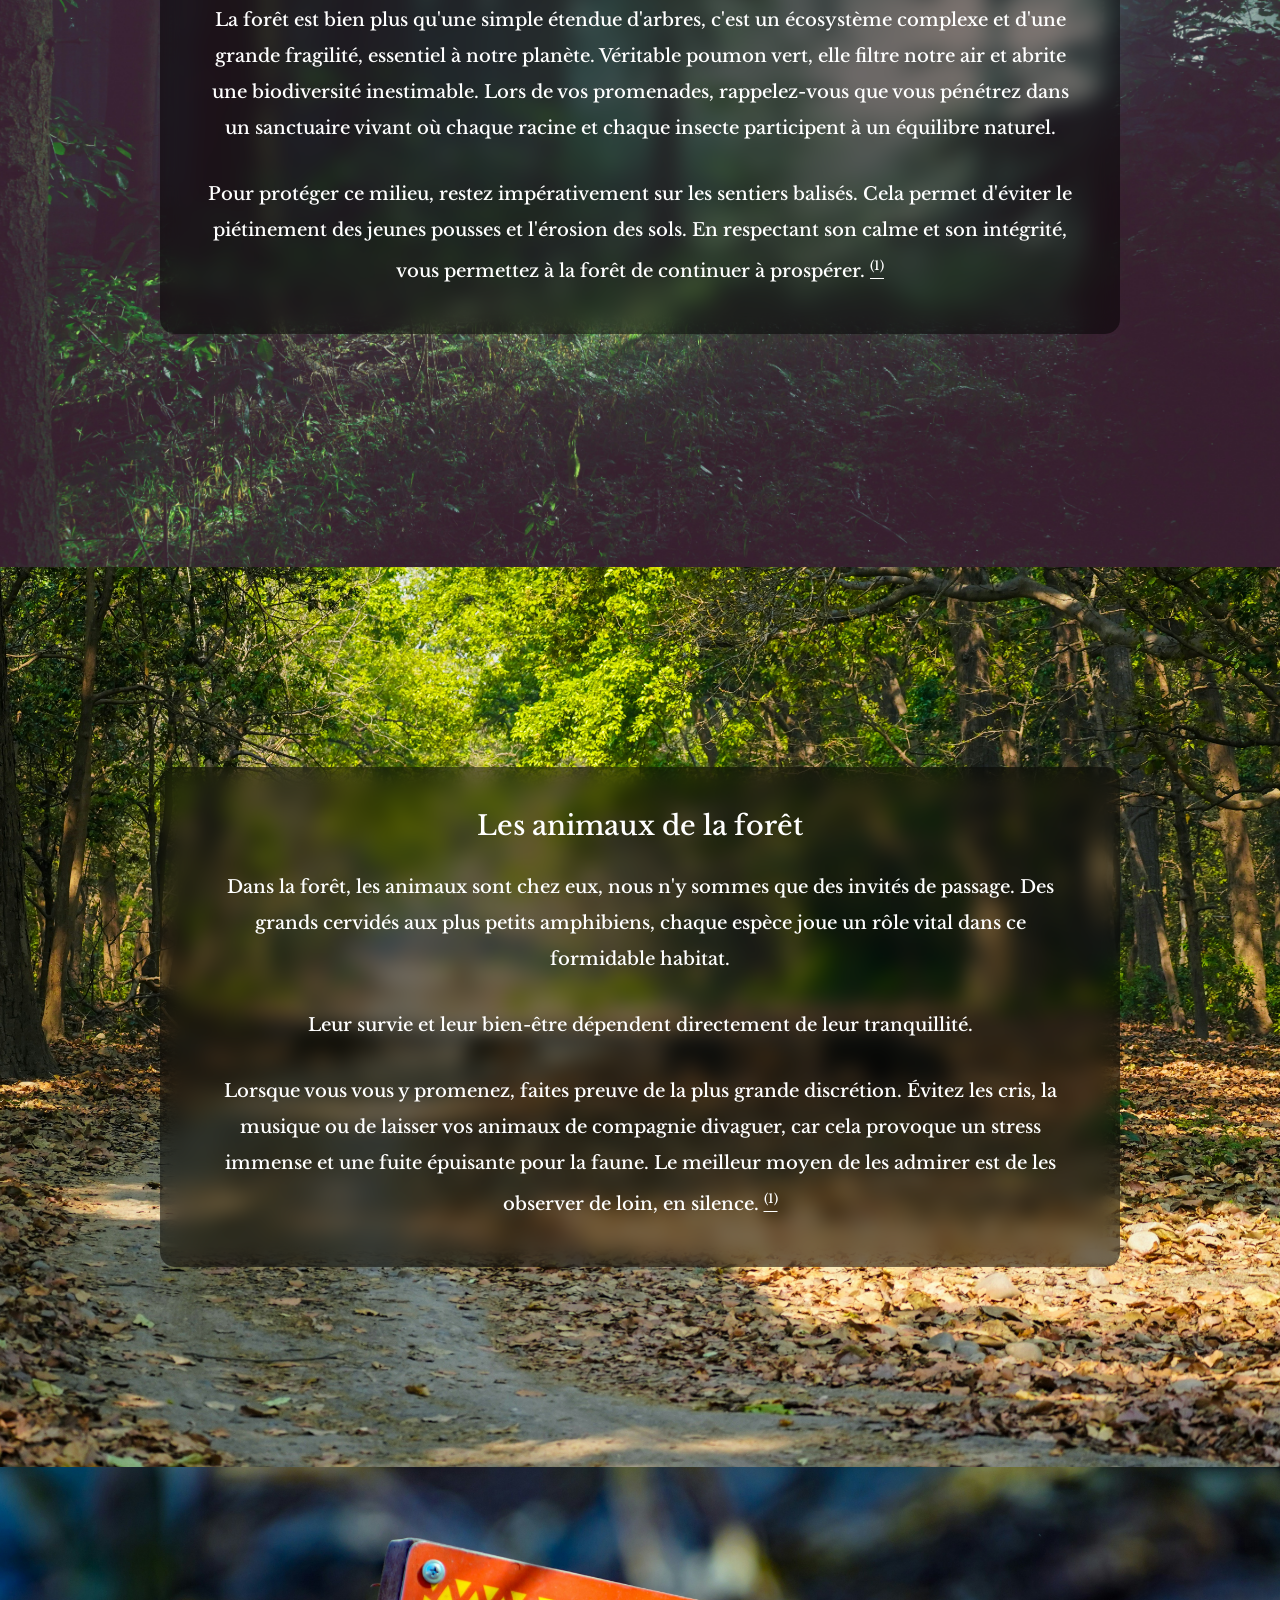
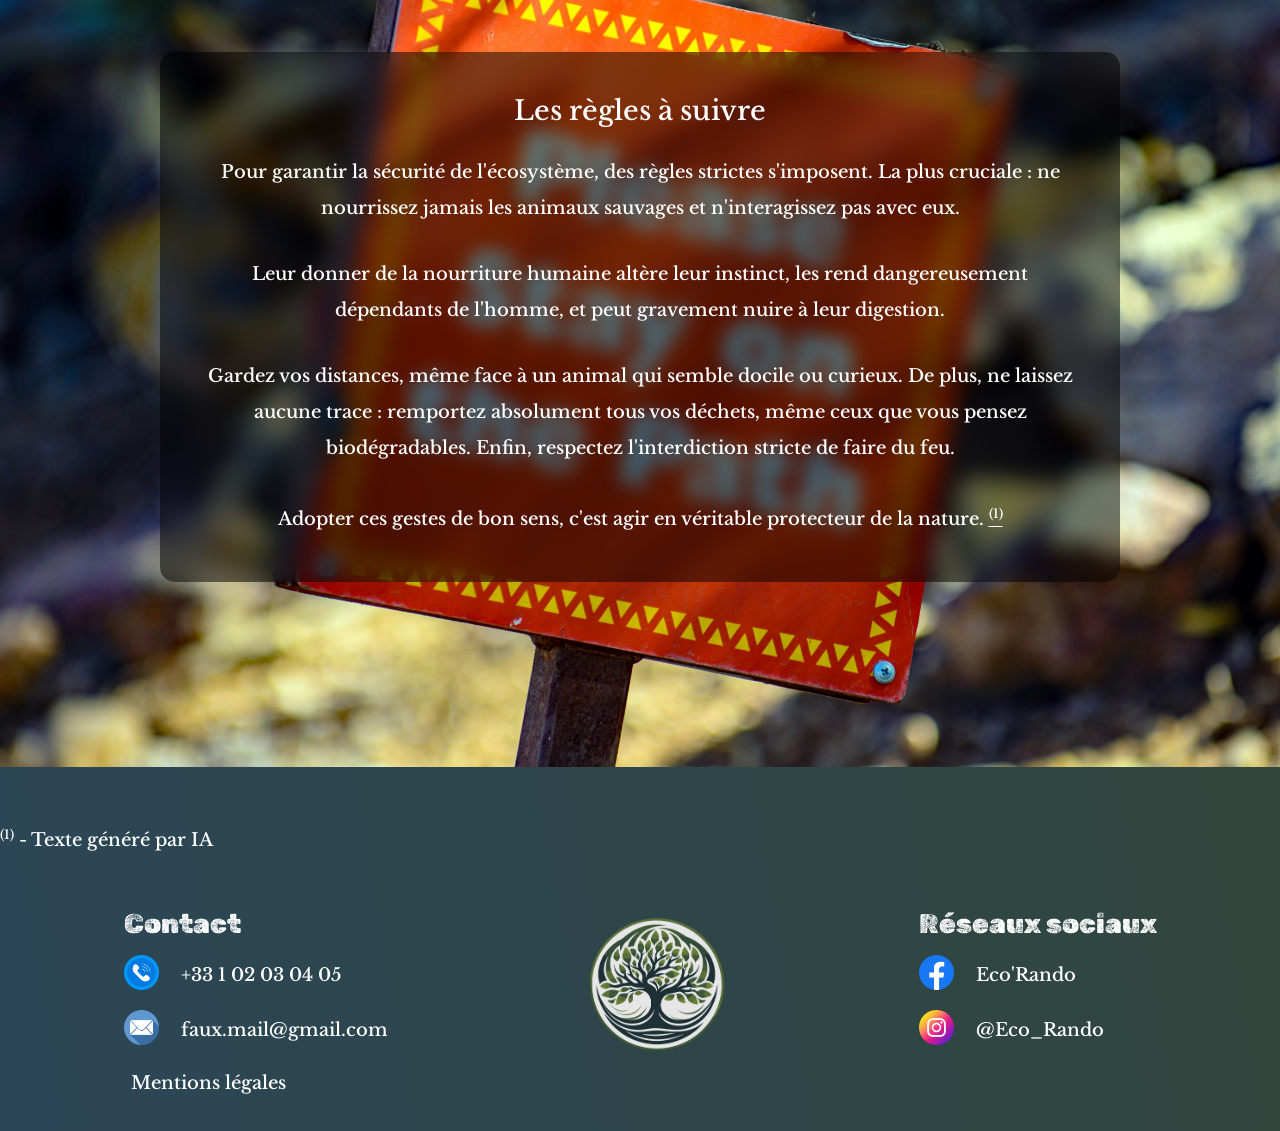
<file: pages/ecosysteme.html>
<!DOCTYPE html>
<html lang="fr">
<head>
    <meta charset="UTF-8">
    <meta name="viewport" content="width=device-width, initial-scale=1.0">
    <meta name="author" content="Jeremy D. - Ymeh-Git">
    <meta name="description" content="Page des présentation de l'écosystème, de la forêt, des animaux et des règles à suivre">
    <link rel="stylesheet" href="../css/style.css">
    <link rel="stylesheet" href="../css/ecosysteme/ecosysteme.css">
    <link rel="stylesheet" href="../css/ecosysteme/ecosysteme-mobile.css">
    <link rel="shortcut icon" href="../img/logo/mickeylit-ai-generated-pixabay.png" type="image/x-icon">
    <title>Eco'Rando - Écosystème</title>
</head>
<body>
    <!-- HEADER -->
    <header id="top">
        <div class="header-name-logo">
            <a href="../index.html">
            <img 
            src="../img/logo/mickeylit-ai-generated-pixabay.png" 
            alt="Logo Eco'Rando arbre générée par IA - Logo de Mickeylit - Pixabay.com" 
            class="logo header-logo">
            </a>
            <div class="name-intro">
                <h1>Eco'Rando</h1>
                <p>Plus proche de nos forêt, <br>plus proche de nous même</p>
            </div>
        </div>
        <label for="burger-menu-input" class="burger-label">☰</label>
        <input type="checkbox" id="burger-menu-input" />
        <nav class="header-nav">
            <div class="burger-menu-items">
                <a href="../index.html" class="btn-text-white">Accueil</a>
                <a href="./activite.html" class="btn-text-white">Activités</a>
                <a href="./ecosysteme.html" class="btn-text-white active">Écosystème</a>
            </div>
        </nav>
    </header>
    <!-- MAIN CONTENT -->
    <main class="pb-30">
        <!-- METTRE UNE NAV ASIDE -->
        <nav class="aside-nav">
            <div class="aside-nav-text">
                ⫶☰
            </div>
            <div class="aside-nav-btn">
                <a href="#top">🔝</a>
                <a href="#ecosysteme"><img src="../img/logo/ecosysteme-gowi-flaticon.png" alt="Écosystème - Logo de Gowi - Flaticon.com"></a>
                <a href="#forest"><img src="../img/logo/pin-pop-vectors-flaticon.png" alt="Arbres - Logo de Pop Vectors - Flaticon.com"></a>
                <a href="#animals"><img src="../img/logo/wild-animals-chattapat-flaticon.png" alt="Animaux sauvages - Logo de Chattapat - Flaticon.com"></a>
                <a href="#rules"><img src="../img/logo/ligne-directrice-freepik-flaticon.png" alt="Liste de règles - Logo de Freepik - Flaticon.com"></a>
            </div>
        </nav>
        <!-- NAV -->
        <nav class="section-nav">
            <div class="section-nav-btn-text to-top">
                <a href="#top">🔝</a>
            </div>
            <div class="section-nav-btn-text">
                <a href="#ecosysteme"><img src="../img/logo/ecosysteme-gowi-flaticon.png" alt="Écosystème - Logo de Gowi - Flaticon.com"></a>
                <p>Écosystème</p>
            </div>
            <div class="section-nav-btn-text">
                <a href="#forest"><img src="../img/logo/pin-pop-vectors-flaticon.png" alt="Arbres - Logo de Pop Vectors - Flaticon.com"></a>
                <p>Forêt</p>
            </div>
            <div class="section-nav-btn-text">
                <a href="#animals"><img src="../img/logo/wild-animals-chattapat-flaticon.png" alt="Animaux sauvages - Logo de Chattapat - Flaticon.com"></a>
                <p>Animaux</p>
            </div>
            <div class="section-nav-btn-text">
                <a href="#rules"><img src="../img/logo/ligne-directrice-freepik-flaticon.png" alt="Liste de règles - Logo de Freepik - Flaticon.com"></a>
                <p>Règles</p>
            </div>
        </nav>
        <h2 class="section-title">Écosystème</h2>
        <section class="section-activite" id="ecosysteme">
            <img src="../img/ivan-bandura-vHsh8PtJ0jk-unsplash.jpg" alt="Forêt et un lac vu du dessus - Photo de Ivan Bandura - Unsplash.com" class="section-activite-logo">
            <div class="text-lien">
                <h3>Qu'est-ce qu'un écosystème ?</h3>
                <p>
                    un écosystème désigne un ensemble d’organismes vivants (plantes, animaux, micro-organismes) qui intéragissent avec leur environnement physique (sol, eau, air) et entre eux.
                </p>
                <p>
                    Ces interactions créent un réseau complexe et dynamique où chaque élément influence les autres. Par exemple, un étang accueille des poissons, des plantes aquatiques, des insectes, et des microorganismes, qui dépendent de la qualité de l’eau et du cycle des nutriments. L'ensemble des écosystèmes abritent les êtres vivants animaux ou végétaux (la biodiversité) et constituent ce que l'on appelle "les espaces naturels" ou "la nature". - <a href="https://www.novethic.fr/lexique/detail/ecosysteme.html#post-4926" class="btn-text-white italic" target="_blank">Citation de Novethic.fr</a>
                </p>
            </div>
        </section>
        <section class="section-activite" id="forest">
            <img src="../img/sebastian-unrau-sp-p7uuT0tw-unsplash.jpg" alt="Forêt brumeuse - Photo de Sebastian Unrau - Unsplash.com" class="section-activite-logo">
            <div class="text-lien">
                <h3>La forêt</h3>
                <p>
                    La forêt est bien plus qu'une simple étendue d'arbres, c'est un écosystème complexe et d'une grande fragilité, essentiel à notre planète. Véritable poumon vert, elle filtre notre air et abrite une biodiversité inestimable. Lors de vos promenades, rappelez-vous que vous pénétrez dans un sanctuaire vivant où chaque racine et chaque insecte participent à un équilibre naturel.
                </p>
                <p> 
                    Pour protéger ce milieu, restez impérativement sur les sentiers balisés. Cela permet d'éviter le piétinement des jeunes pousses et l'érosion des sols. En respectant son calme et son intégrité, vous permettez à la forêt de continuer à prospérer. <a href="#exposant-1" class="underline"><sup>(1)</sup></a>
                </p>
            </div>
        </section>
        <section class="section-activite" id="animals">
            <img src="../img/gaurav-patil-vCy03B2yyBc-unsplash.jpg" alt="Des animaux traversant un chemin en forêt - Photo de Gaurav Patil - Unsplash.com" class="section-activite-logo">
            <div class="text-lien">
                <h3>Les animaux de la forêt</h3>
                <p>
                    Dans la forêt, les animaux sont chez eux, nous n'y sommes que des invités de passage. Des grands cervidés aux plus petits amphibiens, chaque espèce joue un rôle vital dans ce formidable habitat.  
                </p>
                <p>
                    Leur survie et leur bien-être dépendent directement de leur tranquillité.
                </p>
                <p>
                    Lorsque vous vous y promenez, faites preuve de la plus grande discrétion. Évitez les cris, la musique ou de laisser vos animaux de compagnie divaguer, car cela provoque un stress immense et une fuite épuisante pour la faune. Le meilleur moyen de les admirer est de les observer de loin, en silence. <a href="#exposant-1" class="underline"><sup>(1)</sup></a> 
                </p>
            </div>
        </section>
        <section class="section-activite" id="rules">
            <img src="../img/mark-duffel-U5y077qrMdI-unsplash.jpg" alt="Panneau : Please stay on path - Merci de rester sur le chemin - Photo de Mark Duffel - Unsplash.com" class="section-activite-logo">
            <div class="text-lien">
                <h3>Les règles à suivre</h3>
                <p>
                    Pour garantir la sécurité de l'écosystème, des règles strictes s'imposent. La plus cruciale : ne nourrissez jamais les animaux sauvages et n'interagissez pas avec eux.  
                </p>
                <p>
                    Leur donner de la nourriture humaine altère leur instinct, les rend dangereusement dépendants de l'homme, et peut gravement nuire à leur digestion.
                </p>
                <p>
                    Gardez vos distances, même face à un animal qui semble docile ou curieux. De plus, ne laissez aucune trace : remportez absolument tous vos déchets, même ceux que vous pensez biodégradables. Enfin, respectez l'interdiction stricte de faire du feu. 
                </p>
                <p>
                    Adopter ces gestes de bon sens, c'est agir en véritable protecteur de la nature. <a href="#exposant-1" class="underline"><sup>(1)</sup></a>
                </p>
            </div>
        </section>
        
        <!-- MODAL MENTIONS LEGALES -->
        <div id="modal-mentions-legale" class="overlay">
            <div class="modal">
                <h2>Mentions légales</h2>
                <a class="close" href="#top">&times;</a>
                <div class="modal-content">
                    <div class="modal-prevention">
                        <h3>Un grand merci à Flo pour cette initiation</h3>
                        <p>Bravo à celles et ceux qui ont tenu le coup</p>
                        <h3>Des liens vers le site des personnes qui ont mis en ligne leur site</h3>
                        <nav class="nav-modal">
                            <a href="https://festifeurs.wixsite.com/festifeurs" target="_blank" class="btn">Florian</a>
                            <a href="https://www.mma.fr" target="_blank" class="btn">Ilana</a>
                            <a href="https://www.espritjeu.com/jeux-de-strategie/cluedo.html?srsltid=AfmBOorwrepINCDK5P5YfbgAwP4-fj6K03Bi5fVCnfO4RjfojUJHM7Mh" target="_blank" class="btn">Élise</a>
                        </nav>
                        <ul>
                            <h3>Un merci pour les créateurs de contenus :</h3>
                            <h4>logos & images : </h4>
                            <h5><a href="https://www.flaticon.com/fr/" class="btn-text-white underline">Flaticon :</a></h5>
                            <li>Freepik,</li>
                            <li>Laisa Islam,</li>
                            <li>ADI_ICONS,</li>
                            <li>Chattapat,</li>
                            <li>Flat Icons,</li>
                            <li>Vectors,</li>
                            <li>Smashicon,</li>
                            <li>Gowi,</li>
                            <li>Paul J.,</li>
                            <li>Altop7,</li>
                            <li>Ayub Irawan,</li>
                            <li>Smalllikeart,</li>
                            <li>Vector Market,</li>
                            <li>Roundicons,</li>
                            <h5><a href="https://pixabay.com/fr/" class="btn-text-white underline">Pixabay :</a></h5>
                            <li>Mickeylit,</li>
                            <h5><a href="https://unsplash.com/fr" class="btn-text-white underline">Unsplash :</a></h5>
                            <li>Josh Fotheringham,</li>
                            <li>Philippe Oursel,</li>
                            <li>Yevhenii Dubrovskyi,</li>
                            <li>Jorgen Hendriksen,</li>
                            <li>Sebastian Unrau,</li>
                            <li>Mark Duffel,</li>
                            <li>Ivan Bandura,</li>
                            <li>Gaurav Patil,</li>
                            <h4>video : </h4>
                            <h5><a href="https://pixabay.com/fr/" class="btn-text-white underline">Pixabay :</a></h5>
                            <li>Matthias_Groeneveld,</li>
                        </ul>
                    </div>
                </div>
            </div>
        </div>
    </main>
    
    <p class="text-start"><sup id="exposant-1">(1)</sup> - Texte généré par IA</p>
    
    <!-- FOOTER -->
    <footer class="footer pt-50">
        <!-- CONTACT SECTION -->
        <section class="contact">
            <h2>Contact</h2>
            <div class="phone">
                <a href="phoneto:0102030405">
                    <img 
                    src="../img/logo/telephone-ADI_ICONS-flaticon.png" 
                    alt="Logo Téléphone - Logo de ADI_ICONS - Flaticon.com" 
                    class="footer-img">
                </a>
                <a href="phoneto:0102030405" class="btn-text-white">+33 1 02 03 04 05</a>
            </div>
            <div class="email">
                <a href="mailto:faux.mail@gmail.com">
                    <img 
                    src="../img/logo/email-freepik-flaticon.png" 
                    alt="Logo Mail - Logo de Freepik - Flaticon.com" 
                    class="footer-img">
                </a>
                <a href="mailto:faux.mail@gmail.com" class="btn-text-white">faux.mail@gmail.com</a>
            </div>
            <a href="#modal-mentions-legale" class="btn-text-white">Mentions légales</a>
        </section>
        <!-- LOGO -->
        
        <a href="../index.html">
            <img 
            src="../img/logo/mickeylit-ai-generated-pixabay.png" 
            alt="Logo Eco'Rando arbre générée par IA - Logo de Mickeylit - Pixabay.com" 
            class="logo footer-logo">
        </a>
        <!-- SOCIAL MEDIA SECTION -->
        <section class="reseau">
            <h2>Réseaux sociaux</h2>
            <div class="facebook">
                <a href="https://www.facebook.com" target="_blank">
                    <img 
                    src="../img/logo/freepik-facebook-flaticon.png" 
                    alt="Logo Facebook - Logo de Freepik - Flaticon.com" 
                    class="footer-img">
                </a>
                <a href="https://www.facebook.com" target="_blank" class="btn-text-white">Eco'Rando</a>
            </div>
            <div class="instagram">
                <a href="https://www.instagram.com" target="_blank">
                    <img 
                    src="../img/logo/Laisa-islam-instagram-flaticon.png" 
                    alt="Logo Instagram - Logo de Laisa Islam - Flaticon.com" 
                    class="footer-img">
                </a>
                <a href="https://www.instagram.com" target="_blank" class="btn-text-white">@Eco_Rando</a>
            </div>
        </section>
    </footer>
</body>
</html>
</file>
<file: css/style.css>
/* FONT IMPORT */
@import url('https://fonts.googleapis.com/css2?family=Rubik+Dirt&display=swap');
@import url('https://fonts.googleapis.com/css2?family=Libre+Baskerville:ital,wght@0,400..700;1,400..700&display=swap');

/* CSS IMPORT */
@import './layout/footer/footer.css';
@import './layout/footer/footer-mobile.css';
@import './layout/header/header.css';
@import './layout/header/header-mobile.css';

/* RESET */
*{
    padding: 0;
    margin: 0;
    box-sizing: border-box;
    font-size: 18px;
    font-weight: 500;
    /* confirmed accessibility with #34462e */
    color: #fff;
    font-family: "Libre Baskerville", serif;
}
/* GLOBAL */

*:focus{
    box-shadow: 0 0 10px #fff;
    outline: 3px solid #A02C2C;
    /* outline: 4px dashed #A02C2C; */
}

html{
    overflow-x: clip;
    scroll-behavior: smooth;
}

body{
    /* First test of color, BUT I like it and confirmed accessibility with WebAim contrast checker */
    background: linear-gradient(80deg,#2b4657, #34462e);
}

h1, h2{
    font-family: 'Rubik Dirt', system-ui;
    font-weight: 300;
}

h3{
    font-size: 1.5em;
}

h4{
    font-size: 1.3em;
}

h5{
    font-size: 1.2em;
}

a{
    text-decoration: none;
}

main{
    min-height: 100vh;
}

sup{
    font-size: 0.7em;
}

p{
    line-height: 2em;
}

ul li{
    list-style: none;
    margin: 20px 0 20px 30px;
}

.section-title{
    margin-top: 50px;
    font-size: 2em;
    text-align: center;
}

.fixed-background-header{
    position:sticky;
    top: 0;
    left: 0;
    right: 0;
    height: 150px;
    background: linear-gradient(145deg,#2b4657, #34462e);
    background-size: 100% 100%;
    backdrop-filter: blur(150px);
    z-index: 3;
}

@media only screen and (max-width: 426px) {
    .fixed-background-header{
        height: 99px;
    }
}
/* /GLOBAL */

/* TOOLS CLASS */
/* TEXT */
.text-end{
    text-align: end;
}

.text-start{
    text-align: start;
}
/* PADDING */
.p-30{
    padding: 30px;
}

.pt-25{
    padding-top: 25px;
}

.pt-50{
    padding-top: 50px;
}

.pt-150{
    padding-top: 150px;
}

.pt-175{
    padding-top: 175px;
}

.px-30{
    padding-left: 30px;
    padding-right: 30px;
}

.py-50{
    padding-top: 50px;
    padding-bottom: 50px;
}
.pb-30{
    padding-bottom: 50px;
}

/* LOGO */
.logo{
    border-radius: 50%;
    transition: 0.8s;
}

.logo:hover{
    filter:drop-shadow(0 0 10px #fff);
    transform: scale(1.1);
}

/* BTN */
/* https://github.com/Ymeh-Git/btn-linear-gradient */
.btn{
    display: flex;
    flex-direction: row;
    justify-content: center;
    align-items: center;
    padding: 10px 60px;

    font-size: 1.2em;
    font-family: sans-serif;
    text-decoration: none;
    
    border-radius: 15px;
    border: 2px solid transparent;
    
    color: #fff;
    
    background: linear-gradient(145deg,#2b4657 30%, #ffaf1b 50% , #34462e 70%);
    background-size: 300% 300%;
    background-position: 5% 50%;
    
    cursor: pointer;
    
    transition: all 0.2s ease-out; 
}

.btn:hover{
    background-position: 95% 50%;
    border-color: #fff;
}

.btn-text-white{
    padding: 5px;
    color: white;
    border: 2px solid transparent;
    transition: border-bottom-color 0.5s;
}

.btn-text-white:hover{
    /* confirmed accessibility with #34462e */
    border-bottom-color: #B3E1F9;
}

.active{
    /* confirmed accessibility with #34462e */
    border-bottom-color: #fff;
}

.italic{
    font-style: italic;
    text-decoration: underline;
    font-size: 0.8em;
}

.underline{
    text-decoration: underline;
}
/* /TOOLS CLASS */

/* MODALS */

html:has(.overlay:target){
    overflow-y: hidden;
    scroll-behavior: auto;
}

.overlay{
    position: absolute;
    top: 0;
    left: 0;
    right: 0;
    z-index: 999;
    transition: opacity 200ms;
    visibility: hidden;
    opacity: 0;
    height: 100vh;
    width: 100vw;
}


.overlay:target{
    visibility: visible;
    opacity: 1;
}

.modal{
    height: 100%;
    width: 100%;
    padding: 50px;

    background-color: #242424;

    position: relative;
    overflow: auto;

    display: flex;
    flex-direction: column;
    justify-content: flex-start;
    align-items: center;
}


.modal h2{
    width: 90%;
    text-align: center;
    font-size: 2em;
}

.modal .close{
    position: absolute;
    top: 5%;
    right: 5%;
    opacity: 0.8;
    font-size: 3em;
    border-radius: 20px;
    text-decoration: none;
    transition: all 200ms;
    transition: 1s all ease;
}

.modal .close:hover{
    transform: rotate(360deg);
    color: #A02C2C;
}

.modal-content{
    height: 95%;
    width: 100%;
    display: flex;
    flex-direction: column;
    justify-content: flex-start;
    align-items: center;
}

.modal-prevention{
    display: flex;
    flex-direction: column;
    justify-content: flex-start;
    align-items: stretch;
    width: 50%;
    gap: 30px;
    padding: 20px;
}

.modal-prevention .modal-image-text{
    display: flex;
    flex-direction: row;
    justify-content: flex-start;
    align-items: center;
    gap: 30px;
}

.modal-prevention .modal-image-text img{
    width: 50px;
    height: 50px;

    display: flex;
    flex-direction: row;
    justify-content: center;
    align-items: center;

    background-color: #fff;
    border-radius: 50%;
}

.modal-prevention .modal-image-text p{
    text-align: start;
}

.modal-content form{
    width: 50%;
    padding: 20px;
}


.modal-content form:has(:not(.input-check:checked)) .btn-next{
    display: none;
}

.modal-content form:has(.input-check:checked) .btn-next{
    display: block;
}

.btn-close{
    display: flex;
    flex-direction: row;
    justify-content: center;
    align-items: center;
    padding: 10px 60px;
    font-size: 1.2em;
    font-family: sans-serif;
    text-decoration: none;
    color: #fff;
    border-radius: 15px;
    border: 2px solid transparent;

    background: linear-gradient(145deg,#A02C2C 30%, #ffaf1b 50% , #A02C2C 70%);
    background-size: 300% 300%;
    background-position: 5% 50%;
    transition: all 0.2s ease-out; 
}

.btn-close:hover, .btn-close:focus{
    background-position: 95% 50%;
    border-color: #fff;
}

.btn-field{
    display: flex;
    flex-direction: row;
    justify-content: space-between;
    align-items: stretch;
    margin: 20px 0;
}


.modal-content .modal-prevention .message-urgent{
    width: 100%;
    background-color: #A02C2C;
    border: 2px solid #fff;
    border-radius: 15px;
    color: #fff;
    padding: 15px 30px;
    text-align: center;
}

.nav-modal{
    display: flex;
    flex-direction: column;
    justify-content: flex-start;
    align-items: stretch;
    gap: 20px;
}

@media only screen and (max-width: 426px) {
    *{
        font-size: 14px;
    }

    .btn, .btn-close{
        padding: 10px 40px;
    }

    .modal{
        padding: 30px;
    }

    .modal-prevention{
        padding: 0;
    }
    .modal-prevention, .modal-content form{
        width: 100%;
    }
}
</file>
<file: css/activite/activite.css>
header{
    position: absolute;
}

main{
    position: relative;
    display: flex;
    flex-direction: column;
    justify-content: flex-start;
    align-items: center;
}

.section-title{
    /* To match with gap in */
    margin-bottom: 30px;
}

.horaire{
    font-size: 0.8em;
    font-style: italic;
    text-align: center;
}

/* ASIDE NAV */
.aside-nav{
    position: fixed;
    z-index: 5;
    top: 50%;
    left: 95%;

    display: flex;
    flex-direction: row;
    justify-content: flex-start;
    align-items: center;
    gap: 30px;
    width: 200px;
    padding: 15px 50px 15px 0;

    background-color: rgba(255, 255, 255, 0.7);
    backdrop-filter: blur(5px);
    border-radius: 15px;
    
    transform: translateX(30px);
    transition: 1s;
}

.aside-nav-text{
    display: flex;
    flex-direction: row;
    justify-content: center;
    align-items: center;
    width: 50px;
    height: 50px;
    color: black;
    font-size: 1.2em;
}

.aside-nav:hover, .aside-nav:has(a:focus){
    transform: translateX(-100px);
}

.aside-nav-text p{
    color: black;
}

.aside-nav-btn{
    display: flex;
    flex-direction: column;
    justify-content: flex-start;
    align-items: flex-end;
    gap: 10px;
}

.aside-nav a{
    width: 40px;
    height: 40px;

    display: flex;
    flex-direction: row;
    justify-content: center;
    align-items: center;

    border-radius: 50%;
    background-color: transparent;
    border: 2px solid white;
    transition: 1s;
}

.aside-nav a img{
    border-radius: 50%;
    width: 100%;
    height: 100%;
}

/* NAV BELOW HEADER */
.section-nav{
    padding-top: 160px;
    padding-bottom: 15px;
    width: 100%;
    background: linear-gradient(145deg,#2b4657, #34462e);
    display: flex;
    flex-direction: row;
    justify-content: space-around;
    align-items: center;
    z-index: 3;
}

.section-nav a{
    display: flex;
    flex-direction: row;
    justify-content: center;
    align-items: center;
    width: 40px;
    height: 40px;
    border-radius: 50%;
    background-color: transparent;
    border: 2px solid white;
    transition: 1s;
}

.section-nav a img{
    width: 100%;
    height: 100%;
    border-radius: 50%;
    object-fit: cover;
}

.section-nav a:hover, .aside-nav-btn a:hover{
    box-shadow: 0 0 10px white;
    background-color: #5287a8;
}

.section-nav-btn-text{
    display: flex;
    flex-direction: column;
    justify-content: center;
    align-items: center;
}

.section-nav-btn-text p{
    font-size: 0.8em;
}

/* SECTIONS */

.section-activite{
    position: relative;
    display: flex;
    flex-direction: column;
    justify-content: space-between;
    align-items: center;
    gap: 30px;

    width: 100%;
    min-height: 100vh;
    padding: 40px;
}

.section-activite-logo{
    position: absolute;
    z-index: -1;
    top: 0;
    right: 0;
    left: 0;

    width: 100%;
    height: 100%;
    
    object-fit: cover;
}

.prevention{
    display: flex;
    flex-direction: row;
    flex-wrap: wrap;
    justify-content: center;
    align-items: center;
    gap: 20px;
}

.prevention img{
    width: 50px;
    height: 50px;
    border-radius: 50%;
    background: white;
    object-fit: cover;
}

.prevention, .text-lien{
    padding: 15px;
    border-radius: 15px;
    background-color: rgba(0, 0, 0, 0.5);
    backdrop-filter: blur(10px);
}

.text-lien{
    display: flex;
    flex-direction: column;
    justify-content: flex-start;
    align-items: center;
    width: 80%;
    gap: 30px;
    padding: 45px;
    line-height: 1.5em;
}

.text-lien{
    text-align: center;
}

.text-lien .lien{
    display: flex;
    flex-direction: row;
    justify-content: flex-end;
    align-items: flex-end;
}

.to-top{
    display: none;
}

.form-resa{
    display: flex;
    flex-direction: column;
    justify-content: flex-start;
    align-items: stretch;
    gap: 15px;
    width: 50%;
}

.form-resa .form-input{
    background-color: #242424;
    border-color: #fff;
}

.form-resa .form-input{
    padding: 5px;   
    border-radius: 5px;
}

.condition{
    text-decoration: underline;
}

.overlay-resa-accepted{
    position: fixed;
    bottom: 2%;
    right: 5%;
    z-index: 999;
    transition: opacity 200ms;
    visibility: hidden;
    opacity: 0;
    height: 120px;
    width: 250px;
    transform: translateX(200%);
}

.overlay-resa-accepted:target{
    visibility: visible;
    opacity: 1;
    animation: 
    pop-scroll 1.5s linear forwards,
    fade 1s 5s linear forwards;
}

.modal-resa-accepted{
    height: 100%;
    width: 100%;
    padding: 5px;

    background-color: #c2ffbd;

    position: relative;

    display: flex;
    flex-direction: column;
    justify-content: center;
    align-items: center;
    transition: 1s;
    border-radius: 20px;
}

.modal-resa-accepted p{
    color: green;
    width: 70%;
    margin-right: 15px;
    font-size: 0.8em;
    text-align: center;
}

.modal-resa-accepted .close{
    position: absolute;
    top: 5%;
    right: 5%;
    opacity: 0.8;
    font-size: 3em;
    border-radius: 20px;
    text-decoration: none;
    transition: all 200ms;
    color: rgb(32, 103, 31);
    transition: 1s all ease;
}

.modal-resa-accepted .close:focus, .modal-resa-accepted .close:hover{
    transform: rotate(360deg);
    color: #A02C2C;
}


@keyframes pop-scroll {
    0%{
        opacity: 0;
    }
    100% {
        opacity: 1;
        transform: translateX(0);
    }
}

@keyframes fade {
    0%{
        opacity: 0.8;
    }

    50%{
        transform: scale(0.8);
        opacity: 0.5;
    }
    100%{
        transform: scale(0.5);
        opacity: 0;
        visibility: hidden;
    }
}
</file>
<file: css/activite/activite-mobile.css>
@media only screen and (max-width: 426px) {
    .asided-nav{
        display: none;
    }

    .to-top{
        display: flex;
        flex-direction: row;
        justify-content: center;
        align-items: center;
    }

    .section-nav{
        position: fixed;
    }

    .section-nav{
        /* 99px(header) + 15px(padding-bottom) */
        padding: 0;
        flex-direction: column;
        height: 100vh;
        width: 12%;

        right: 0;
        top: 0;
        bottom: 0;
        background: linear-gradient(0deg,#2b4657, #34462e);
    }

    .section-nav .section-nav-btn-text p{
        display: none;
    }

    .section-title{
        /* 185px (header+section-nav) +15px */
        margin-top: 114px;
        width: 100%;
        padding-right: 12%;
    }

    .section-activite{
        padding: 20px 0;
        padding-right: calc(12% + 10px);
        justify-content: center;
    }

    .text-lien{
        text-align: start;
        padding: 20px;
    }
    .desktop{
        display: none;
    }

    .prevention{
        display: none;
    }

    footer{
        padding: 10px;
        padding-right: calc(12% + 10px);
    }

    .form-resa{
        width: 100%;
    }
    
    .overlay-resa-accepted{
        right: 15%;
    }
}
</file>
<file: css/ecosysteme/ecosysteme.css>
header{
    position: absolute;
}

main{
    position: relative;
    display: flex;
    flex-direction: column;
    justify-content: flex-start;
    align-items: center;
}

.section-title{
    /* To match with gap in */
    margin-bottom: 30px;
}

/* ASIDE NAV */
.aside-nav{
    position: fixed;
    z-index: 5;
    top: 50%;
    left: 95%;

    display: flex;
    flex-direction: row;
    justify-content: flex-start;
    align-items: center;
    gap: 30px;
    width: 200px;
    padding: 15px 50px 15px 0;

    background-color: rgba(255, 255, 255, 0.7);
    backdrop-filter: blur(5px);
    border-radius: 15px;
    
    transform: translateX(30px);
    transition: 1s;
}

.aside-nav-text{
    display: flex;
    flex-direction: row;
    justify-content: center;
    align-items: center;
    width: 50px;
    height: 50px;
    color: black;
    font-size: 1.2em;
}

.aside-nav:hover, .aside-nav:has(a:focus){
    transform: translateX(-100px);
}

.aside-nav-text p{
    color: black;
}

.aside-nav-btn{
    display: flex;
    flex-direction: column;
    justify-content: flex-start;
    align-items: flex-end;
    gap: 10px;
}

.aside-nav a{
    width: 40px;
    height: 40px;

    display: flex;
    flex-direction: row;
    justify-content: center;
    align-items: center;

    border-radius: 50%;
    background-color: transparent;
    border: 2px solid white;
    transition: 1s;
}

.aside-nav a img{
    border-radius: 50%;
    width: 100%;
    height: 100%;
}

/* NAV BELOW HEADER */
.section-nav{
    padding-top: 160px;
    padding-bottom: 15px;
    width: 100%;
    background: linear-gradient(145deg,#2b4657, #34462e);
    display: flex;
    flex-direction: row;
    justify-content: space-around;
    align-items: center;
    z-index: 3;
}

.section-nav a{
    display: flex;
    flex-direction: row;
    justify-content: center;
    align-items: center;
    width: 40px;
    height: 40px;
    border-radius: 50%;
    background-color: transparent;
    border: 2px solid white;
    transition: 1s;
}

.section-nav a img{
    width: 100%;
    height: 100%;
    border-radius: 50%;
    object-fit: cover;
}

.section-nav a:hover, .aside-nav-btn a:hover{
    box-shadow: 0 0 10px white;
    background-color: #5287a8;
}

.section-nav-btn-text{
    display: flex;
    flex-direction: column;
    justify-content: center;
    align-items: center;
}

.section-nav-btn-text p{
    font-size: 0.8em;
}

/* SECTIONS */

.section-activite{
    position: relative;
    display: flex;
    flex-direction: column;
    justify-content: center;
    align-items: center;
    gap: 30px;

    width: 100%;
    min-height: 100vh;
    padding: 40px;
}

.section-activite-logo{
    position: absolute;
    z-index: -1;
    top: 0;
    right: 0;
    left: 0;

    width: 100%;
    height: 100%;
    
    object-fit: cover;
}

.prevention{
    display: flex;
    flex-direction: row;
    flex-wrap: wrap;
    justify-content: center;
    align-items: center;
    gap: 20px;
}

.prevention img{
    width: 50px;
    height: 50px;
    border-radius: 50%;
    background: white;
    object-fit: cover;
}

.prevention, .text-lien{
    padding: 15px;
    border-radius: 15px;
    background-color: rgba(0, 0, 0, 0.5);
    backdrop-filter: blur(10px);
}

.text-lien{
    display: flex;
    flex-direction: column;
    justify-content: flex-start;
    align-items: center;
    width: 80%;
    gap: 30px;
    padding: 45px;
    line-height: 1.5em;
}

.text-lien{
    text-align: center;
}

.text-lien .lien{
    display: flex;
    flex-direction: row;
    justify-content: flex-end;
    align-items: flex-end;
}

.to-top{
    display: none;
}
</file>
<file: css/ecosysteme/ecosysteme-mobile.css>
@media only screen and (max-width: 426px) {
    .asided-nav{
        display: none;
    }

    .to-top{
        display: flex;
        flex-direction: row;
        justify-content: center;
        align-items: center;
    }

    .section-nav{
        position: fixed;
    }

    .section-nav{
        /* 99px(header) + 15px(padding-bottom) */
        padding: 0;
        flex-direction: column;
        height: 100vh;
        width: 12%;

        right: 0;
        top: 0;
        bottom: 0;
        background: linear-gradient(0deg,#2b4657, #34462e);
    }

    .section-nav .section-nav-btn-text p{
        display: none;
    }

    .section-title{
        /* 185px (header+section-nav) +15px */
        margin-top: 114px;
        width: 100%;
        padding-right: 12%;
    }

    .section-activite{
        padding: 20px 0;
        padding-right: calc(12% + 10px);
        justify-content: center;
    }

    .text-lien{
        text-align: start;
        padding: 20px;
    }
    .desktop{
        display: none;
    }

    .prevention{
        display: none;
    }

    footer{
        padding: 10px;
        padding-right: calc(12% + 10px);
    }
}
</file>
